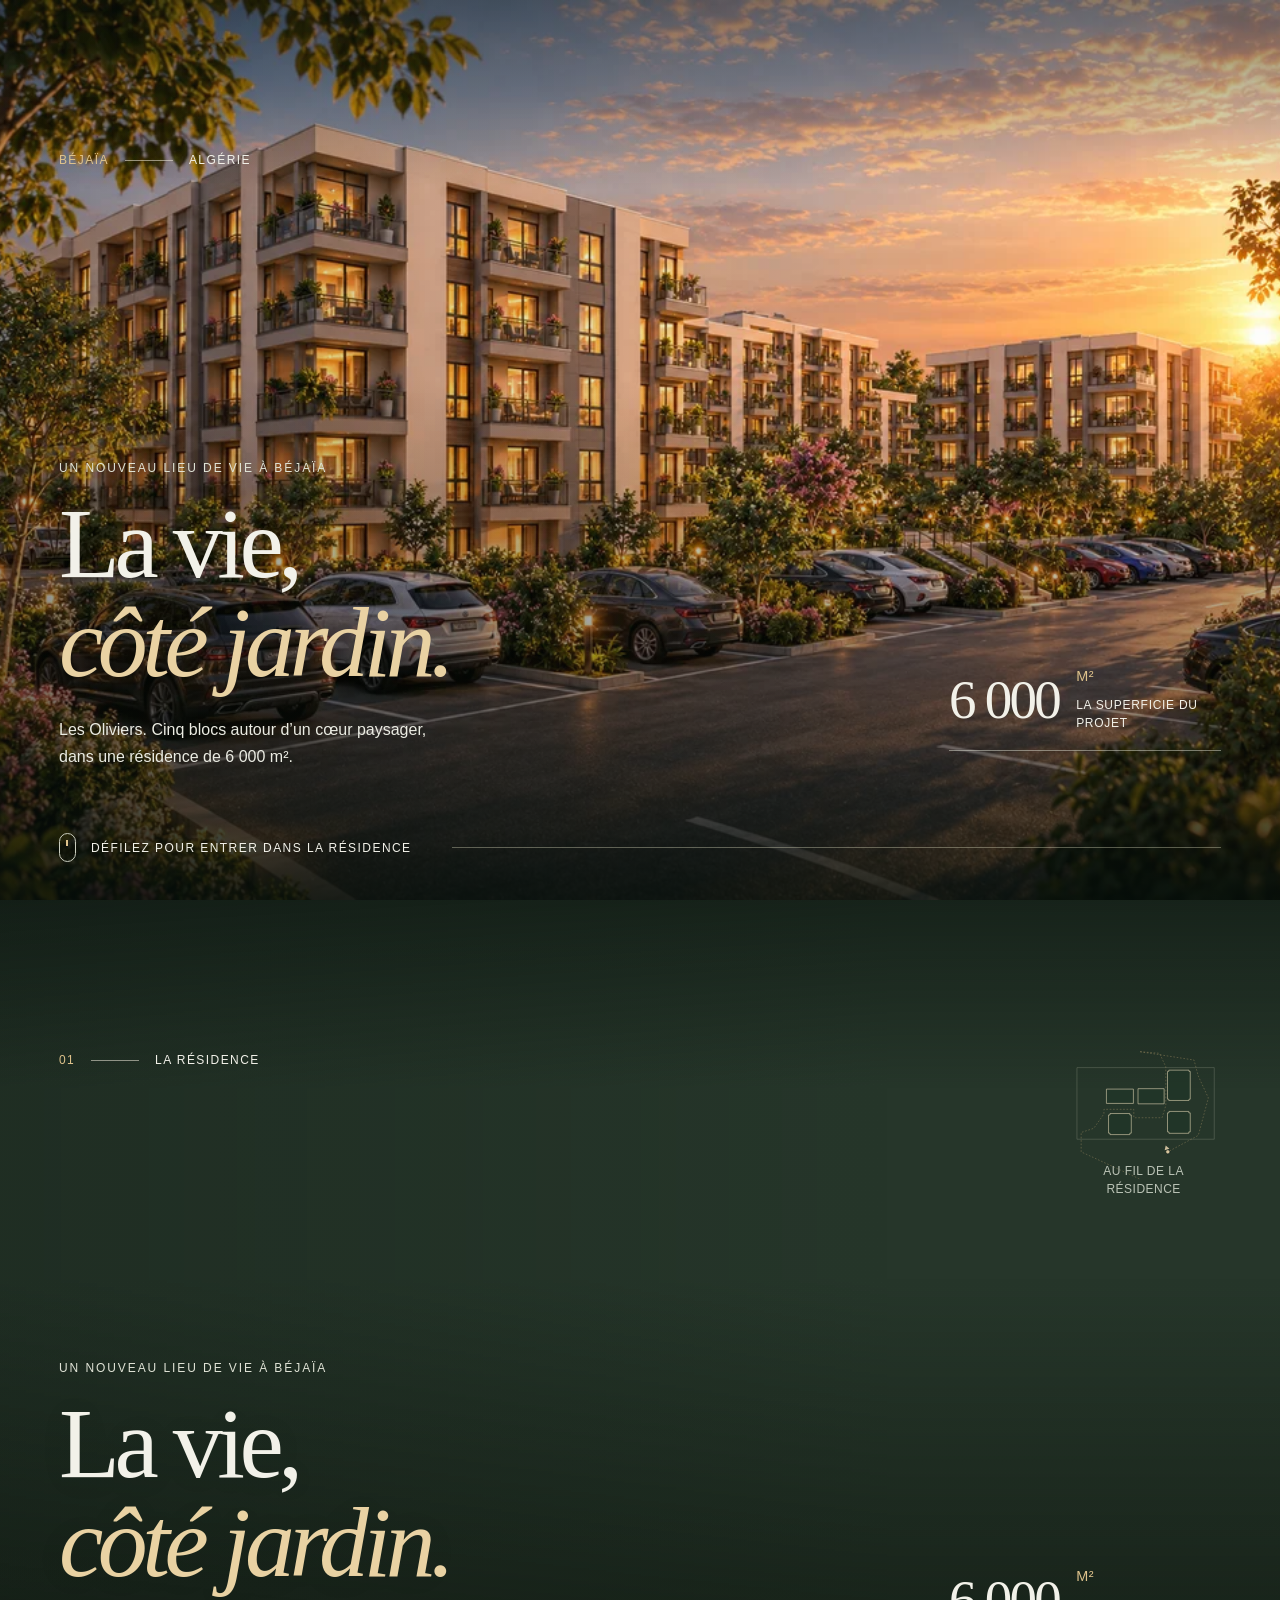
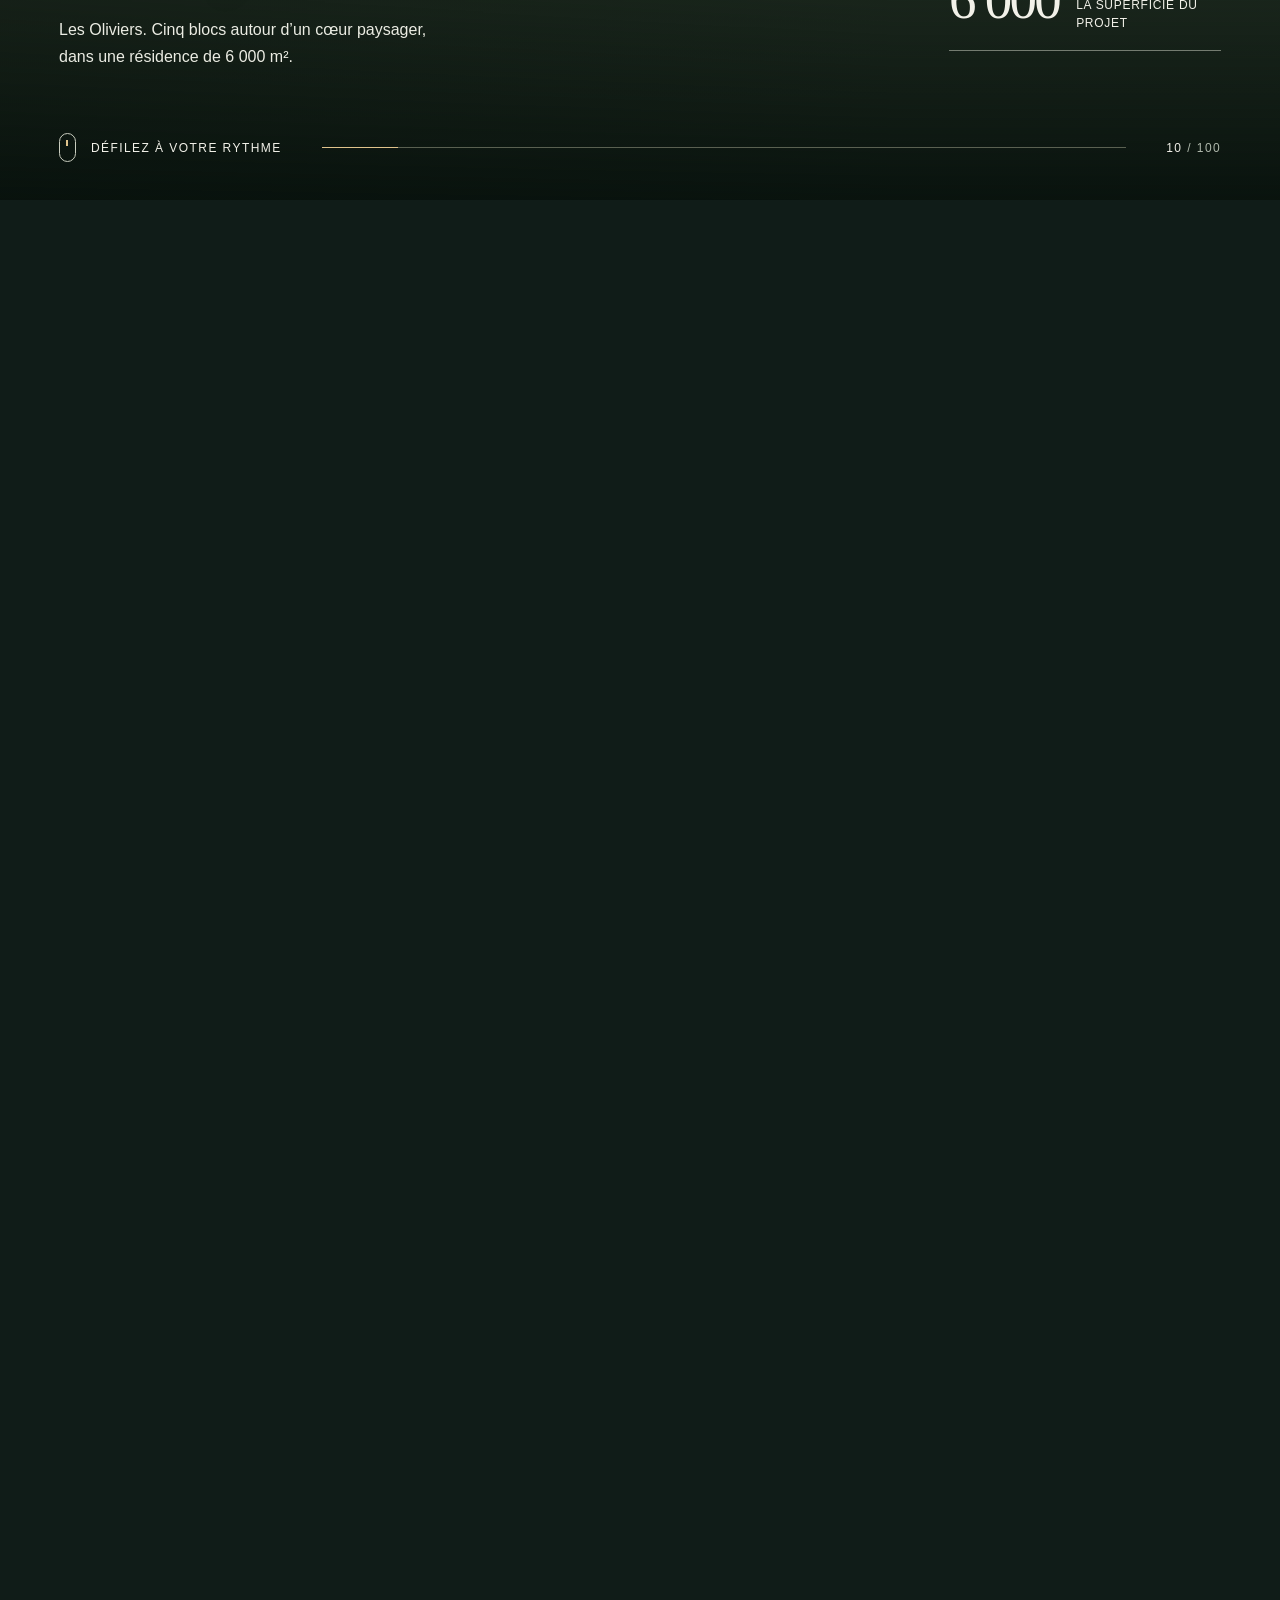
<file: index.html>
<!doctype html>
<html lang="fr">
<head>
<meta charset="utf-8"><meta name="viewport" content="width=device-width,initial-scale=1,viewport-fit=cover"><meta name="theme-color" content="#101c18">
<title>Résidence Les Oliviers · Béjaïa — La vie, côté jardin</title>
<meta name="description" content="Découvrez la Résidence Les Oliviers à Béjaïa : un projet de 6 000 m², cinq blocs autour de jardins, à proximité de l’aéroport Abane Ramdane et avec accès à l’autoroute Est-Ouest. Une visite extérieure immersive au fil du scroll.">
<meta property="og:title" content="Les Oliviers · Béjaïa — La vie, côté jardin"><meta property="og:description" content="6 000 m². Cinq blocs. Un cœur paysager. Entrez dans la Résidence Les Oliviers, à votre rythme."><meta property="og:type" content="website">
<link rel="icon" type="image/svg+xml" href="data:image/svg+xml,%3Csvg xmlns='http://www.w3.org/2000/svg' viewBox='0 0 32 32'%3E%3Crect width='32' height='32' rx='8' fill='%23101c18'/%3E%3Cpath d='M16 26V10M16 19C5 20 5 8 5 8s12 0 11 11M16 14C16 4 27 5 27 5s0 10-11 9' fill='none' stroke='%23d9be84' stroke-width='2'/%3E%3C/svg%3E">
<link rel="preload" as="image" href="./assets/views/accueil.webp"><link rel="stylesheet" href="./style.css">
<script type="importmap">{"imports":{"three":"./vendor/three.module.js","three/addons/":"./vendor/addons/"}}</script>
</head>
<body>
<main>
<section id="accueil" class="home-hero" aria-label="Bienvenue à la Résidence Les Oliviers">
<picture class="home-image"><source media="(max-width:700px)" srcset="./assets/views/accueil-small.webp"><img src="./assets/views/accueil.webp" alt="La Résidence Les Oliviers, ses cinq blocs, ses jardins et son parking à la lumière du soir" fetchpriority="high" width="1504" height="1046"></picture>
<div class="scene-shade" aria-hidden="true"></div><div class="upper-shade" aria-hidden="true"></div>
<div class="chapter-index"><span>BÉJAÏA</span><span class="chapter-line"></span><span>ALGÉRIE</span></div>
<div class="story-copy home-copy"><p class="eyebrow">UN NOUVEAU LIEU DE VIE À BÉJAÏA</p><h1>La vie,<br><em>côté jardin.</em></h1><p class="story-description">Les Oliviers. Cinq blocs autour d’un cœur paysager, dans une résidence de 6 000 m².</p></div>
<aside class="scene-fact"><span>6 000</span><div><span>M²</span><span>LA SUPERFICIE DU PROJET</span></div></aside>
<div class="journey-footer"><div class="scroll-invitation"><span class="scroll-symbol"><i></i></span><span>DÉFILEZ POUR ENTRER DANS LA RÉSIDENCE</span></div><span class="home-footer-line"></span></div>
</section>
<section id="journey" aria-label="Visite extérieure de la résidence, contrôlée par le défilement"><div class="stage">
<div id="scene" aria-hidden="true"></div><div class="scene-shade" aria-hidden="true"></div><div class="upper-shade" aria-hidden="true"></div>
<div class="chapter-index"><span id="chapter-number">01</span><span class="chapter-line"></span><span id="chapter-label">LA RÉSIDENCE</span></div>
<div class="story-copy" id="story-copy"><p class="eyebrow" id="story-eyebrow">UN NOUVEAU LIEU DE VIE À BÉJAÏA</p><h2 id="story-title">La vie,<br><em>côté jardin.</em></h2><p class="story-description" id="story-description">Les Oliviers. Cinq blocs autour d’un cœur paysager, dans une résidence de 6 000 m².</p></div>
<aside class="scene-fact" id="scene-fact"><span id="fact-value">6 000</span><div><span id="fact-unit">M²</span><span id="fact-caption">LA SUPERFICIE DU PROJET</span></div></aside>
<div class="tour-position" id="tour-position" aria-hidden="true"><svg id="mini-map" viewBox="-91 -66 184 128"><path class="map-outline" d="M-78-44H85V41H-78Z"/><g id="map-buildings"></g><path id="map-route"/><circle id="map-camera" r="2.5"/><path id="map-direction" d="M0-8 3-3-3-3Z"/></svg><span>AU FIL DE LA RÉSIDENCE</span></div>
<div class="scene-status" id="scene-status" role="status">La résidence se prépare…</div>
<div class="journey-footer"><div class="scroll-invitation"><span class="scroll-symbol"><i></i></span><span id="scroll-instruction">FAITES DÉFILER POUR ENTRER</span></div><div class="route-progress" aria-label="Progression de la visite"><span id="progress-fill"></span></div><span id="progress-percent">00 <span>/ 100</span></span></div>
</div><div class="screen-reader-content"><h2>Un parcours extérieur complet</h2><p>Vue d’ensemble, arrivée par la façade, stationnement à gauche, cour centrale, balcons, jardins extérieurs et retour à une vue aérienne. Faites défiler avec la molette, le pavé tactile, le doigt, les flèches ou la touche Page suivante.</p></div></section>
<section class="overview content-section" aria-labelledby="overview-title"><div class="section-topline"><span class="eyebrow">L’ESSENTIEL, EN UN REGARD</span><span class="section-number">01 — LE PROJET</span></div><div class="overview-heading"><h2 id="overview-title">De l’espace pour vivre.<br><em>Une place pour vous.</em></h2><p>À Béjaïa, la Résidence Les Oliviers réunit cinq blocs autour d’une cour paysagère. Une architecture ouverte sur les jardins, avec des balcons et des cheminements qui relient les espaces de vie.</p></div><div class="project-stats"><div><strong>6 000 <small>m²</small></strong><span>Superficie globale du projet</span></div><div><strong>05</strong><span>Blocs résidentiels</span></div><div><strong>01</strong><span>Cœur paysager partagé</span></div></div><figure class="panorama"><picture><source media="(max-width:700px)" srcset="./assets/views/front-small.webp"><img src="./assets/views/front.webp" alt="La façade des cinq blocs, les balcons, les jardins et les places de stationnement des Oliviers" loading="lazy" width="1920" height="768"></picture><figcaption><span>LES OLIVIERS · LA FAÇADE</span><span>Perspective du projet</span></figcaption></figure></section>
<section class="living content-section" aria-labelledby="living-title"><div class="section-topline"><span class="eyebrow">LE QUOTIDIEN PREND UNE AUTRE DIMENSION</span><span class="section-number">02 — LE CADRE DE VIE</span></div><div class="living-grid"><figure class="garden-image"><img src="./assets/views/court.webp" alt="Promenade piétonne dans le jardin central avec arbres, massifs fleuris et bancs" loading="lazy" width="1920" height="768"><figcaption>LE CŒUR DE LA RÉSIDENCE</figcaption></figure><div class="living-copy"><h2 id="living-title">Rentrer chez soi.<br><em>Respirer.</em></h2><p>Des perspectives végétales, des espaces pour s’asseoir, se retrouver ou simplement profiter de la fin de journée.</p><dl class="feature-list"><div><dt>Un jardin au centre</dt><dd>Arbres, massifs fleuris et allées piétonnes dessinent le cœur de la résidence.</dd></div><div><dt>Des balcons ouverts sur l’extérieur</dt><dd>Les façades associent lignes claires, grandes baies et espaces extérieurs.</dd></div><div><dt>Une arrivée organisée</dt><dd>Les perspectives présentent des places de stationnement et des cheminements vers les bâtiments.</dd></div><div><dt>Des espaces pour se retrouver</dt><dd>Bancs, promenade et aire de jeux composent les aménagements extérieurs représentés.</dd></div></dl></div></div></section>
<section class="location content-section" aria-labelledby="location-title"><div class="section-topline"><span class="eyebrow">BÉJAÏA, COMME POINT DE DÉPART</span><span class="section-number">03 — LA SITUATION</span></div><div class="location-heading"><h2 id="location-title">Un quotidien ici.<br><em>Des horizons ouverts.</em></h2><p>La résidence est située à Béjaïa, à proximité de l’aéroport Abane Ramdane, avec un accès à l’autoroute Est-Ouest.</p></div><div class="access-list"><article><span class="access-number">01</span><div><span class="eyebrow">VOTRE VILLE</span><h3>Béjaïa</h3><p>Une adresse en Kabylie, dans une ville tournée vers la Méditerranée.</p></div><span class="access-tag">ALGÉRIE</span></article><article><span class="access-number">02</span><div><span class="eyebrow">VOS DÉPLACEMENTS</span><h3>Aéroport Abane Ramdane</h3><p>La proximité de l’aéroport pour vos départs et vos retours à Béjaïa.</p></div><span class="access-tag">À PROXIMITÉ</span></article><article><span class="access-number">03</span><div><span class="eyebrow">VOS CONNEXIONS</span><h3>Autoroute Est-Ouest</h3><p>Un accès au réseau autoroutier pour rejoindre les autres villes de la région.</p></div><span class="access-tag">ACCÈS ROUTIER</span></article></div><p class="location-note">Localisation et accès communiqués pour le projet. L’adresse précise et les temps de trajet sont à confirmer auprès du promoteur.</p></section>
<section class="details content-section" aria-labelledby="details-title"><div class="section-topline"><span class="eyebrow">POUR ALLER PLUS LOIN</span><span class="section-number">04 — VOTRE PROJET</span></div><div class="details-heading"><h2 id="details-title">Votre prochain chapitre,<br><em>aux Oliviers.</em></h2><p>Les informations à réunir avec le promoteur pour choisir votre futur logement.</p></div><div class="commercial-grid"><div><span>01</span><h3>Votre appartement</h3><p>Typologies, surfaces, plans, étage, orientation et dimensions des balcons.</p></div><div><span>02</span><h3>Votre acquisition</h3><p>Prix, disponibilités, modalités de paiement et conditions de réservation.</p></div><div><span>03</span><h3>Votre installation</h3><p>Calendrier de livraison, prestations, équipements et conditions de stationnement.</p></div></div><div class="availability-note"><span class="eyebrow">INFORMATIONS COMMERCIALES</span><p>Les coordonnées du promoteur, les plans, les tarifs et les disponibilités ne sont pas encore publiés sur ce site.</p></div></section>
<section class="closing" aria-label="Un dernier regard sur la résidence"><img src="./assets/views/left.webp" alt="Vue de la résidence depuis la gauche à la lumière du soir" loading="lazy" width="1672" height="941"><div class="closing-shade"></div><div class="closing-content"><span class="eyebrow">RÉSIDENCE · BÉJAÏA</span><p>Les Oliviers</p><span>La vie, côté jardin.</span></div><span class="closing-copyright">© 2026 · RÉSIDENCE LES OLIVIERS</span></section>
</main>
<noscript><style>#journey{display:none}</style></noscript>
<script type="module" src="./main.js"></script>
</body></html>
</file>
<file: style.css>
:root{--ink:#101c18;--forest:#15231d;--paper:#f2f1e9;--gold:#dfc38c;--muted:#a4afa6;--line:rgba(228,231,216,.18);--side:clamp(24px,4.6vw,92px);color-scheme:dark;font-family:Arial,Helvetica,sans-serif;font-size:16px;background:var(--ink);color:var(--paper)}
*{box-sizing:border-box}html{scroll-behavior:auto}body{margin:0}img{display:block;max-width:100%}::selection{background:#d5b982;color:#101c18}h1,h2,h3,p,figure{margin:0}h1,h2{font-family:Georgia,'Times New Roman',serif;font-weight:400;letter-spacing:-.055em}em{font-weight:400;color:var(--gold)}.eyebrow{font-size:.75rem;line-height:1.5;letter-spacing:.16em;font-weight:400}.fine-line{width:34px;height:1px;background:var(--gold)}
.masthead{position:absolute;z-index:20;top:0;left:0;width:100%;height:126px;display:flex;align-items:center;justify-content:space-between;padding:0 var(--side);color:#fff;pointer-events:none}.brand{display:flex;gap:16px;align-items:center}.brand svg{width:29px;height:40px;fill:none;stroke:var(--gold);stroke-width:1.1}.brand>div{display:flex;flex-direction:column;gap:2px}.brand-overline{font-size:.75rem;letter-spacing:.24em}.brand-name{font-family:Georgia,serif;font-size:1.85rem;line-height:1.15;letter-spacing:-.04em}.header-location{display:flex;gap:15px;font-size:.75rem;letter-spacing:.13em}.header-location>span{color:#d3d4c9;font-size:.75rem;letter-spacing:.09em}.header-visit{display:flex;align-items:center;gap:22px;font-size:.75rem;letter-spacing:.13em}
#journey{height:1800svh;position:relative}.stage{position:sticky;top:0;height:100svh;min-height:570px;overflow:hidden;background:#26362a}#scene,.scene-shade,.upper-shade{position:absolute;inset:0;width:100%;height:100%}#scene{transition:opacity 1s;opacity:0;pointer-events:none}#scene canvas{display:block;width:100%;height:100%}.scene-shade{background:linear-gradient(0deg,rgba(5,14,10,.87) 0%,rgba(8,14,8,.43) 22%,transparent 58%),linear-gradient(90deg,rgba(6,13,9,.2),transparent 70%);pointer-events:none}.upper-shade{background:linear-gradient(180deg,rgba(5,12,8,.46),transparent 21%);pointer-events:none}.chapter-index{position:absolute;top:153px;left:var(--side);display:flex;align-items:center;gap:16px;font-size:.75rem;letter-spacing:.12em}.chapter-index>span:first-child{color:var(--gold)}.chapter-line{width:48px;height:1px;background:rgba(239,233,219,.55)}.story-copy{position:absolute;left:var(--side);bottom:130px;max-width:680px;will-change:opacity,transform}.story-copy .eyebrow{margin-bottom:18px;color:#e0e3d6}.story-copy h1,.story-copy h2{font-size:clamp(4.4rem,7.8vw,9rem);line-height:.99;text-wrap:balance;text-shadow:0 2px 35px rgba(0,0,0,.07)}.story-copy h1 em,.story-copy h2 em{color:#e9d2a3}.story-description{font-size:1rem;line-height:1.7;max-width:405px;margin-top:23px;color:#ebece3;text-wrap:pretty}.scene-fact{position:absolute;bottom:149px;right:var(--side);display:flex;gap:17px;align-items:center;padding-bottom:18px;border-bottom:1px solid rgba(232,234,222,.45)}.scene-fact>span{font-family:Georgia,serif;font-size:clamp(2.4rem,4.3vw,5rem);line-height:1;letter-spacing:-.05em}.scene-fact>div{display:flex;flex-direction:column;gap:8px;max-width:145px;font-size:.75rem;line-height:1.5;letter-spacing:.06em}.scene-fact>div>span:first-child{font-size:.9rem;color:var(--gold)}.tour-position{position:absolute;right:var(--side);top:148px;width:155px;opacity:0;transition:opacity .6s}.tour-position svg{width:100%;height:110px;overflow:visible}.tour-position>span{display:block;font-size:.75rem;line-height:1.5;letter-spacing:.04em;text-align:center;color:#d4dbce}.map-outline{stroke:#e4e6d1;stroke-opacity:.45;stroke-width:.55;fill:none}.map-block{fill:#203628;fill-opacity:.75;stroke:#e3d7b5;stroke-width:.8}#map-route{fill:none;stroke:#d0b27b;stroke-width:.7;stroke-dasharray:2 2;stroke-opacity:.6}#map-camera{fill:#f6dfb2;stroke:#101c18;stroke-width:.8}#map-direction{fill:#ead6b0}.scene-status{position:absolute;top:132px;right:var(--side);font-size:.75rem;letter-spacing:.04em;color:#e7dfcf;transition:opacity .5s}.journey-footer{position:absolute;bottom:38px;left:var(--side);right:var(--side);display:flex;gap:40px;align-items:center}.scroll-invitation{display:flex;gap:15px;align-items:center;white-space:nowrap;font-size:.75rem;letter-spacing:.12em}.scroll-symbol{width:17px;height:29px;border:1px solid #c9cdbf;border-radius:12px;display:flex;justify-content:center;padding-top:6px}.scroll-symbol i{width:2px;height:6px;background:var(--gold);animation:scroll 1.8s infinite}@keyframes scroll{0%{transform:translateY(0);opacity:1}80%{transform:translateY(9px);opacity:0}100%{transform:translateY(0);opacity:0}}.route-progress{height:1px;background:#dedfc05e;flex:1}.route-progress span{width:0%;height:1px;background:var(--gold);display:block}#progress-percent{font-size:.75rem;letter-spacing:.12em;font-variant-numeric:tabular-nums;white-space:nowrap}#progress-percent>span{color:#afb9ac;font-size:.75rem}.screen-reader-content{position:absolute;width:1px;height:1px;overflow:hidden;clip-path:inset(50%);white-space:nowrap}
.content-section{padding:96px var(--side) 105px;max-width:1800px;margin:auto}.section-topline{display:flex;justify-content:space-between;align-items:center;border-top:1px solid var(--line);padding-top:24px;margin-bottom:67px;gap:20px}.section-topline .eyebrow{color:var(--gold)}.section-number{font-size:.75rem;letter-spacing:.12em;color:#a5b0a4;text-align:right}.overview-heading,.location-heading{display:grid;grid-template-columns:1.5fr 1fr;gap:80px;align-items:end}h2{font-size:clamp(2.6rem,4.5vw,5.6rem);line-height:1.13}.overview-heading>p,.location-heading>p{font-size:1.063rem;line-height:1.85;max-width:440px;color:#bec8bd;padding-bottom:6px}.project-stats{display:grid;grid-template-columns:repeat(3,1fr);margin:65px 0 70px;border-top:1px solid var(--line);border-bottom:1px solid var(--line)}.project-stats>div{padding:31px 0 34px;display:flex;flex-direction:column;gap:16px}.project-stats>div+div{padding-left:12%;border-left:1px solid var(--line)}.project-stats strong{font-family:Georgia,serif;font-weight:400;font-size:clamp(2.3rem,4.6vw,4.8rem);letter-spacing:-.045em}.project-stats small{font-size:.42em;color:var(--gold)}.project-stats>div>span{font-size:.875rem;color:#aebcae}.panorama{position:relative}.panorama img{width:100%;height:auto;aspect-ratio:2.5;object-fit:cover}.panorama figcaption{display:flex;justify-content:space-between;margin-top:15px;font-size:.75rem;letter-spacing:.08em;color:#aeb8ab}
.living{padding-top:30px}.living-grid{display:grid;grid-template-columns:1.05fr 1fr;gap:8%;align-items:start}.garden-image{height:750px;position:relative;overflow:hidden}.garden-image img{height:100%;width:100%;object-fit:cover;object-position:53% 50%}.garden-image:after{content:'';position:absolute;inset:65% 0 0;background:linear-gradient(0deg,#09170bc7,transparent)}.garden-image figcaption{position:absolute;bottom:30px;left:30px;z-index:1;font-size:.75rem;letter-spacing:.12em}.living-copy{padding-top:25px}.living-copy>p{font-size:1.063rem;line-height:1.8;color:#c1cabe;max-width:390px;margin:24px 0 31px}.feature-list{margin:0}.feature-list>div{padding:22px 0;border-top:1px solid var(--line)}.feature-list dt{font-size:1rem;line-height:1.5;color:var(--paper)}.feature-list dd{font-size:1rem;line-height:1.7;color:#a4b3a4;margin:8px 0 0;max-width:420px}
.location{background:var(--paper);color:#16261d;max-width:none;padding-top:82px}.location .section-topline{border-color:#20312330}.location .section-topline .eyebrow{color:#52644d}.location .section-number{color:#697463}.location h2 em{color:#718058}.location-heading>p{color:#596654}.access-list{margin-top:64px;border-bottom:1px solid #22312136}.access-list article{display:flex;gap:44px;align-items:start;padding:36px 0;border-top:1px solid #22312136}.access-number{font-size:.8rem;color:#6f785f;padding-top:9px;font-variant-numeric:tabular-nums}.access-list article>div{flex:1}.access-list .eyebrow{font-size:.75rem;color:#64765c}.access-list h3{font-family:Georgia,serif;font-weight:400;font-size:clamp(1.8rem,2.6vw,3rem);letter-spacing:-.04em;line-height:1.15;margin:10px 0 12px}.access-list p{color:#5d6a56;font-size:1rem;line-height:1.65;max-width:520px}.access-tag{font-size:.75rem;letter-spacing:.1em;border:1px solid #7185644a;padding:11px 14px;border-radius:2px;margin-top:30px;white-space:nowrap}.location-note{font-size:.875rem;color:#5b6954;line-height:1.65;margin-top:25px;max-width:760px}
.details{padding-top:100px;padding-bottom:110px}.details-heading{max-width:880px}.details-heading>p{font-size:1.063rem;color:#adbcae;line-height:1.8;margin:28px 0 0;max-width:460px}.commercial-grid{display:grid;grid-template-columns:repeat(3,1fr);gap:50px;margin-top:68px}.commercial-grid>div{border-top:1px solid var(--line);padding-top:21px}.commercial-grid>div>span{font-size:.75rem;color:var(--gold)}.commercial-grid h3{font-family:Georgia,serif;font-weight:400;font-size:1.9rem;margin:28px 0 17px;letter-spacing:-.025em}.commercial-grid p{font-size:1rem;color:#b3c1b3;line-height:1.8;max-width:330px}.availability-note{display:flex;gap:40px;align-items:start;border-top:1px solid var(--line);padding-top:25px;margin-top:50px}.availability-note .eyebrow{color:#b6c2b2;white-space:nowrap}.availability-note p{font-size:.875rem;line-height:1.7;color:#a8b7a5;max-width:580px}.closing{height:660px;position:relative;overflow:hidden}.closing>img{width:100%;height:100%;object-fit:cover;object-position:center 45%}.closing-shade{position:absolute;inset:0;background:linear-gradient(0deg,rgba(5,17,10,.8),rgba(7,18,12,.02) 90%)}.closing-content{position:absolute;bottom:80px;left:var(--side);right:var(--side);text-align:center}.closing-content p{font-family:Georgia,serif;font-size:clamp(4rem,11vw,10rem);letter-spacing:-.055em;font-weight:400;line-height:1.2;margin:5px 0 8px}.closing-content>span:last-child{font-family:Georgia,serif;font-style:italic;color:var(--gold);font-size:1.75rem}.closing-copyright{position:absolute;bottom:22px;left:var(--side);right:var(--side);text-align:center;font-size:.75rem;letter-spacing:.1em;color:rgba(230,232,220,.55)}.site-footer{padding:45px var(--side) 36px;display:grid;grid-template-columns:1fr 1.5fr;gap:32px 70px}.site-footer>div{display:flex;flex-direction:column;gap:14px}.footer-brand{font-family:Georgia,serif;font-size:1.6rem;letter-spacing:-.04em}.site-footer>div>span:last-child{font-size:.75rem;letter-spacing:.16em;color:#a1b09c}.site-footer>p{color:#a0b39b;font-size:.8rem;line-height:1.8;max-width:690px}.copyright{border-top:1px solid var(--line);padding-top:25px;grid-column:1/-1;font-size:.75rem;letter-spacing:.1em;color:#a4b29f}
@media(min-width:1800px){.story-copy{max-width:820px}}
@media(max-width:1050px){.header-location{display:none}.story-copy{max-width:56%}.story-copy h1,.story-copy h2{font-size:clamp(3.6rem,7.6vw,6rem)}.scene-fact{max-width:25%;gap:10px}.scene-fact>span{font-size:clamp(2rem,4.2vw,3rem)}.scene-fact>div{max-width:100px}.overview-heading,.location-heading{gap:40px}.living-grid{gap:6%}.garden-image{height:860px}.living-copy{padding-top:0}.commercial-grid{gap:30px}.site-footer{gap:30px}}
@media(max-width:700px){.masthead{height:100px}.brand svg{width:23px;height:34px}.brand{gap:12px}.brand-name{font-size:1.55rem}.brand-overline{font-size:.75rem}.header-visit{font-size:.75rem;max-width:130px;line-height:1.7;gap:0;text-align:right;letter-spacing:.04em}.header-visit .fine-line{display:none}#journey{height:1500svh}.stage{min-height:590px}.chapter-index{top:118px;font-size:.75rem;gap:12px}.chapter-line{width:28px}.story-copy{max-width:calc(100% - 48px);bottom:139px}.story-copy .eyebrow{font-size:.75rem;max-width:300px;margin-bottom:13px}.story-copy h1,.story-copy h2{font-size:clamp(3.4rem,13.4vw,5.3rem);line-height:1.01}.story-description{font-size:1rem;line-height:1.65;margin-top:17px;max-width:340px}.scene-fact{display:none}.scene-shade{background:linear-gradient(0deg,#07140cf2 0%,#07120bbc 16%,#08180c30 46%,transparent 66%)}.tour-position{width:94px;top:155px;right:18px}.tour-position svg{height:69px}.tour-position>span{display:none}.journey-footer{gap:18px;bottom:29px;flex-wrap:wrap}.scroll-invitation{width:100%;font-size:.75rem;letter-spacing:.08em}.scroll-symbol{height:22px;width:14px;padding-top:4px}.route-progress{flex:1}.scene-status{top:103px;right:var(--side);font-size:.75rem}.content-section{padding:62px var(--side) 66px}.section-topline{margin-bottom:37px;padding-top:18px;align-items:start}.section-topline .eyebrow{font-size:.75rem;max-width:190px;letter-spacing:.07em}.section-number{font-size:.75rem;line-height:1.5;min-width:85px;letter-spacing:.03em}.overview-heading,.location-heading{display:block}h2{font-size:2.55rem;line-height:1.15}.overview-heading>p,.location-heading>p{font-size:1rem;line-height:1.8;margin-top:28px}.project-stats{margin:32px 0 39px}.project-stats>div{padding:24px 0;gap:12px}.project-stats>div+div{padding-left:13px}.project-stats strong{font-size:2.2rem;white-space:nowrap}.project-stats>div>span{font-size:.875rem;line-height:1.6;max-width:90px}.panorama img{aspect-ratio:1.35;object-position:50% 52%}.panorama figcaption{gap:15px;font-size:.75rem;line-height:1.6}.panorama figcaption>span:last-child{text-align:right}.living{padding-top:9px}.living-grid{display:flex;flex-direction:column;gap:33px}.garden-image{width:100%;height:390px}.garden-image img{object-position:center}.garden-image figcaption{font-size:.75rem;bottom:22px;left:21px}.living-copy{width:100%}.living-copy>p{font-size:1rem}.feature-list>div{padding:21px 0}.feature-list dd{font-size:1rem}.access-list{margin-top:30px}.access-list article{gap:18px;padding:27px 0;position:relative}.access-list h3{font-size:1.9rem;max-width:230px}.access-list p{font-size:1rem}.access-tag{display:none}.access-number{font-size:.875rem}.access-list .eyebrow{font-size:.75rem}.location-note{font-size:.875rem}.details-heading>p{font-size:1rem;margin-top:22px}.commercial-grid{grid-template-columns:1fr;gap:26px;margin-top:36px}.commercial-grid>div{display:grid;grid-template-columns:24px 1fr;gap:10px 15px;padding-top:24px}.commercial-grid>div>span{padding-top:8px}.commercial-grid h3{margin:0;font-size:1.75rem}.commercial-grid p{grid-column:2;max-width:none;font-size:1rem}.availability-note{display:block;padding-top:23px;margin-top:37px}.availability-note .eyebrow{font-size:.75rem}.availability-note p{margin-top:13px;font-size:.875rem}.closing{height:440px}.closing>img{object-position:40% center}.closing-content{bottom:60px}.closing-content p{font-size:4.4rem}.closing-content .eyebrow{font-size:.75rem}.closing-content>span:last-child{font-size:1.4rem}.site-footer{grid-template-columns:1fr;padding-top:35px;gap:28px}.site-footer>p{font-size:.813rem}.copyright{font-size:.75rem}}
@media(max-height:650px) and (min-width:701px){.masthead{height:85px}.chapter-index{top:105px}.story-copy{bottom:87px}.story-copy h1,.story-copy h2{font-size:4.5rem}.story-description{margin-top:12px;max-width:440px;font-size:1rem}.journey-footer{bottom:25px}.scene-fact{bottom:95px}.tour-position{top:115px}.stage{min-height:470px}}
@media(prefers-reduced-motion:reduce){.scroll-symbol i{animation:none}#scene,.tour-position{transition:none}}
@media print{.masthead{position:relative;color:#111}.stage{position:relative;height:550px}#journey{height:auto}.tour-position,.journey-footer,#scene,.scene-status{display:none}.content-section,.site-footer{background:white;color:#111;padding:35px}.content-section p,.feature-list dd,.project-stats>div>span,.site-footer>p{color:#333}h2 em{color:#5a6945}.section-topline{margin-bottom:25px}.garden-image{height:400px}.closing{height:300px}}

.home-hero{height:100svh;min-height:570px;position:relative;overflow:hidden;background:#18251b}
.home-image{position:absolute;inset:0;display:block;width:100%;height:100%}
.home-image img{width:100%;height:100%;object-fit:cover;object-position:50% 48%}
.home-footer-line{height:1px;background:#dedfc05e;flex:1}
.tour-unavailable #journey{height:100svh}
.tour-unavailable .tour-position,.tour-unavailable .route-progress,.tour-unavailable #progress-percent{display:none}
.tour-unavailable #scene-status{position:absolute;top:29%;left:var(--side);right:var(--side);max-width:680px;font-size:1rem;line-height:1.7}
@media(max-width:700px){.home-hero{min-height:590px}.home-hero .scroll-invitation{font-size:.75rem;letter-spacing:.035em;white-space:normal;line-height:1.6}.home-hero .scroll-symbol{flex-shrink:0}.home-footer-line{display:none}}
@media(max-height:650px) and (min-width:701px){.home-hero{min-height:470px}}
@media print{.home-hero{height:500px;min-height:0}#journey{display:none}}
</file>
